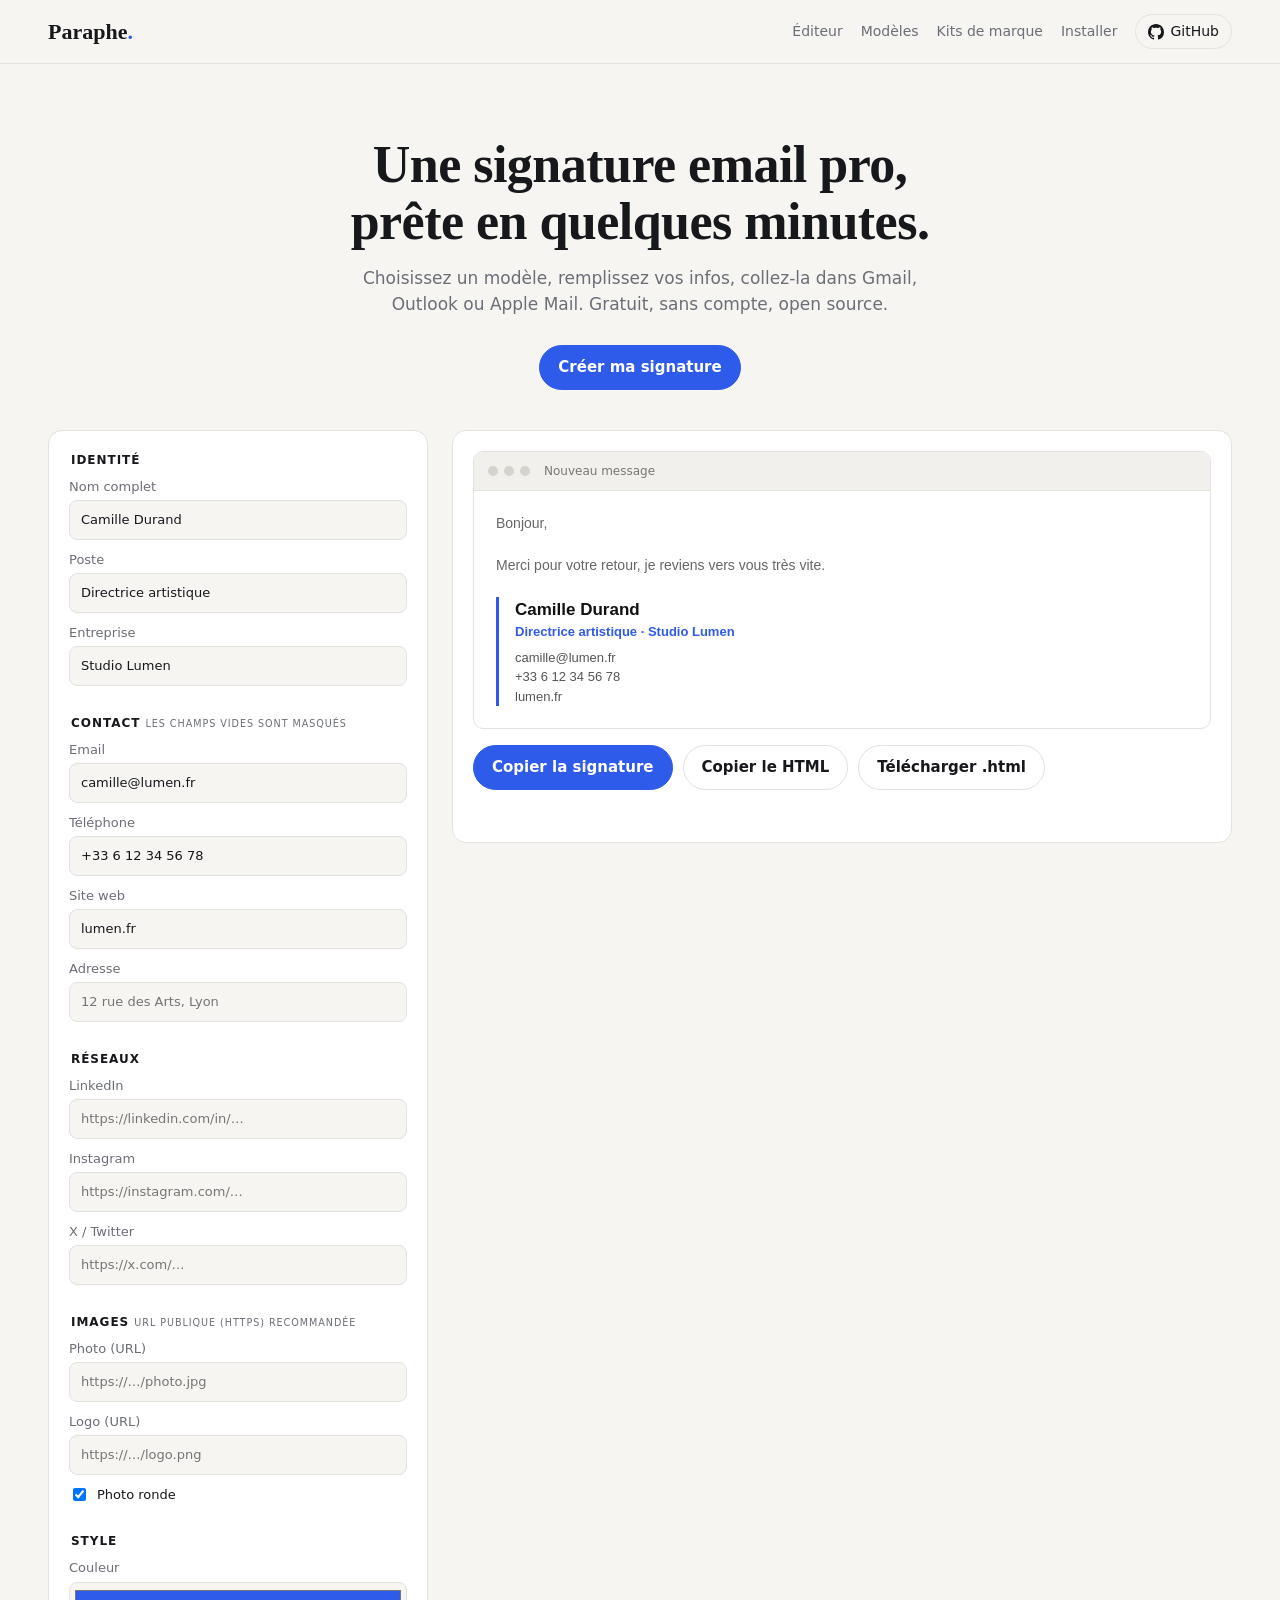
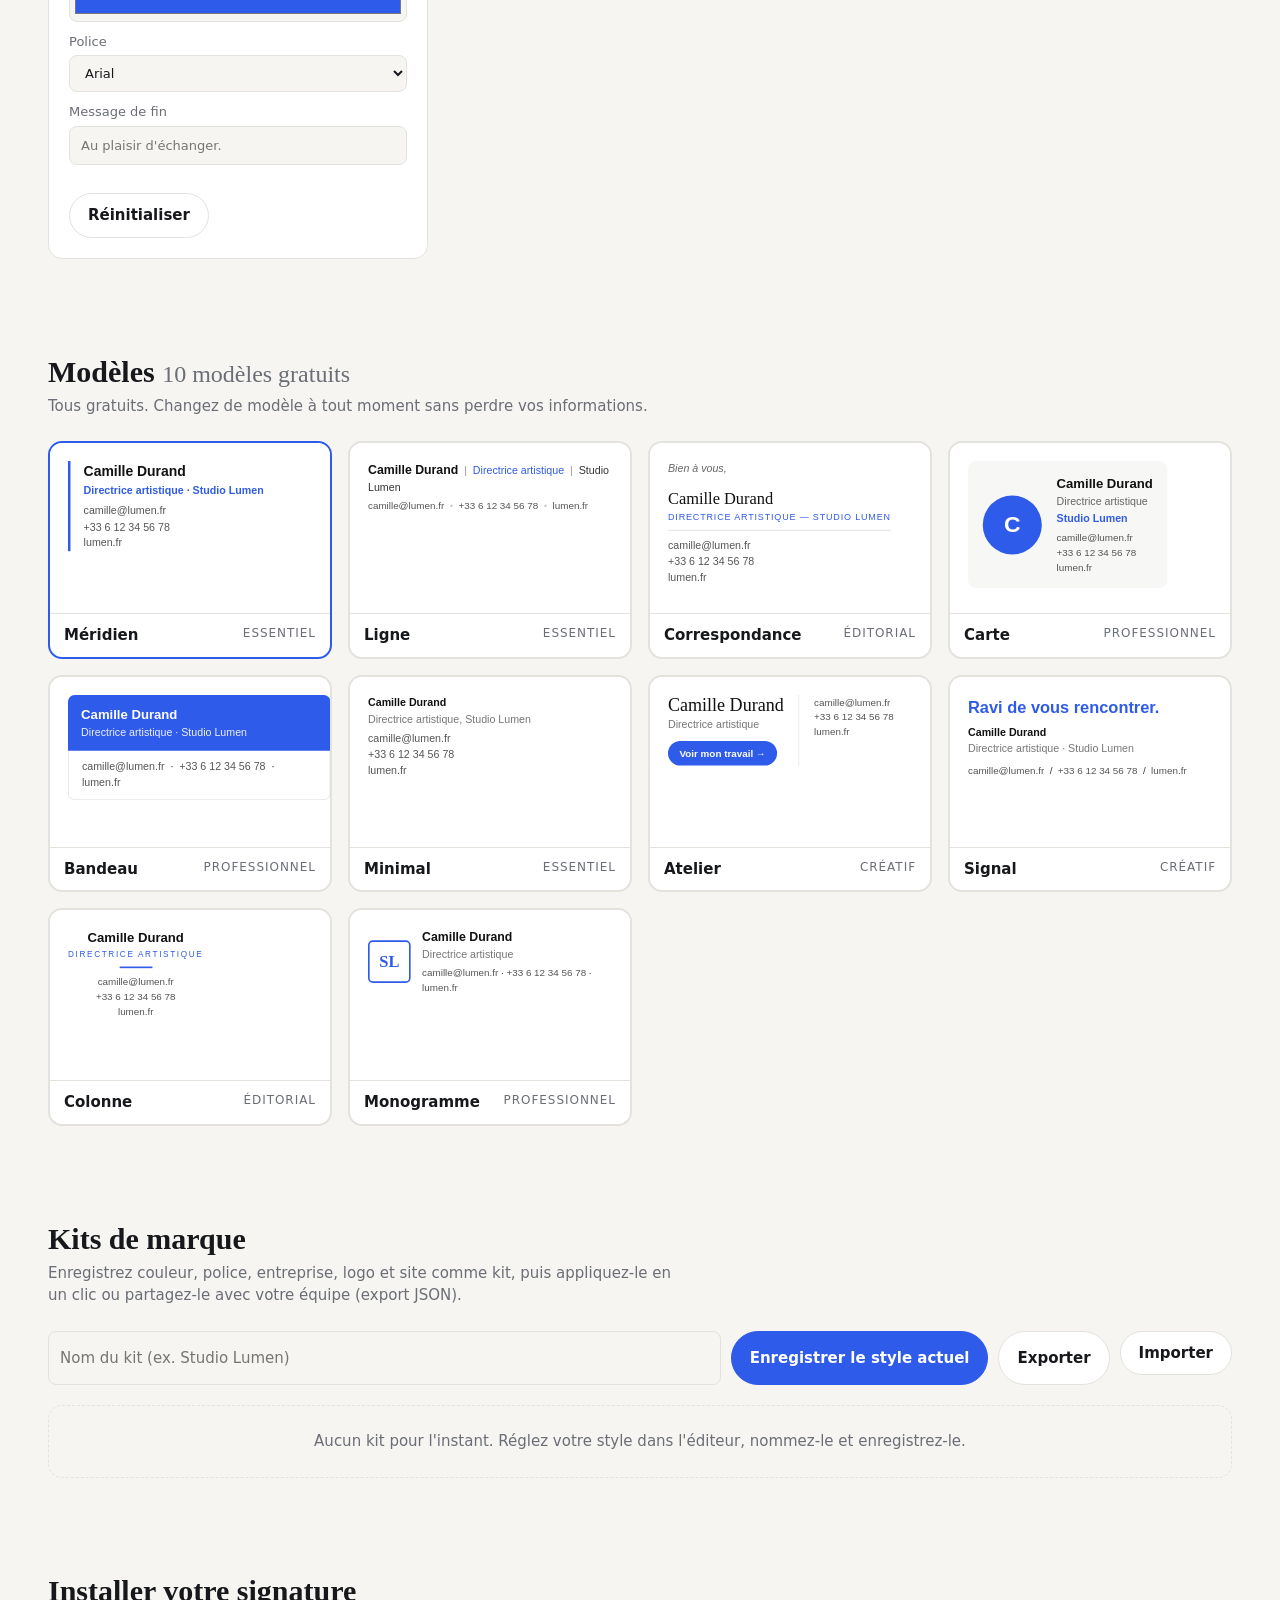
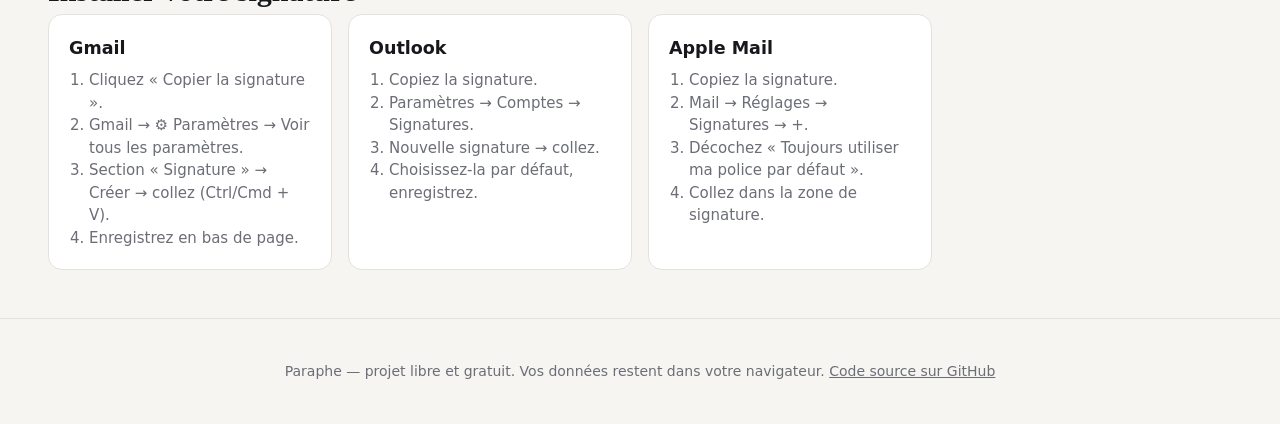
<file: paraphe/index.html>
<!doctype html>
<html lang="fr">
<head>
<meta charset="utf-8">
<meta name="viewport" content="width=device-width, initial-scale=1">
<title>Paraphe — Signatures email gratuites</title>
<meta name="description" content="Créez une signature email professionnelle en quelques minutes. Gratuit, open source, sans compte. Kits de marque inclus.">
<link rel="stylesheet" href="style.css">
</head>
<body>
<header class="top">
  <a class="logo" href="#">Paraphe<span>.</span></a>
  <nav>
    <a href="#editeur">Éditeur</a>
    <a href="#modeles">Modèles</a>
    <a href="#kits">Kits de marque</a>
    <a href="#installer">Installer</a>
    <a class="gh" href="https://github.com/Chaams/Chaams/tree/main/paraphe" target="_blank" rel="noopener">
      <svg viewBox="0 0 16 16" width="16" height="16" aria-hidden="true"><path fill="currentColor" d="M8 0C3.58 0 0 3.58 0 8c0 3.54 2.29 6.53 5.47 7.59.4.07.55-.17.55-.38 0-.19-.01-.82-.01-1.49-2.01.37-2.53-.49-2.69-.94-.09-.23-.48-.94-.82-1.13-.28-.15-.68-.52-.01-.53.63-.01 1.08.58 1.23.82.72 1.21 1.87.87 2.33.66.07-.52.28-.87.51-1.07-1.78-.2-3.64-.89-3.64-3.95 0-.87.31-1.59.82-2.15-.08-.2-.36-1.02.08-2.12 0 0 .67-.21 2.2.82.64-.18 1.32-.27 2-.27.68 0 1.36.09 2 .27 1.53-1.04 2.2-.82 2.2-.82.44 1.1.16 1.92.08 2.12.51.56.82 1.27.82 2.15 0 3.07-1.87 3.75-3.65 3.95.29.25.54.73.54 1.48 0 1.07-.01 1.93-.01 2.2 0 .21.15.46.55.38A8.013 8.013 0 0016 8c0-4.42-3.58-8-8-8z"/></svg>
      GitHub</a>
  </nav>
</header>

<section class="hero">
  <h1>Une signature email pro,<br>prête en quelques minutes.</h1>
  <p>Choisissez un modèle, remplissez vos infos, collez-la dans Gmail, Outlook ou Apple Mail. Gratuit, sans compte, open source.</p>
  <a class="btn primary" href="#editeur">Créer ma signature</a>
</section>

<main id="editeur" class="editor">
  <form id="form" class="panel" autocomplete="off">
    <fieldset>
      <legend>Identité</legend>
      <label>Nom complet<input name="name" placeholder="Camille Durand"></label>
      <label>Poste<input name="title" placeholder="Directrice artistique"></label>
      <label>Entreprise<input name="company" placeholder="Studio Lumen"></label>
    </fieldset>
    <fieldset>
      <legend>Contact <small>les champs vides sont masqués</small></legend>
      <label>Email<input name="email" type="email" placeholder="camille@lumen.fr"></label>
      <label>Téléphone<input name="phone" placeholder="+33 6 12 34 56 78"></label>
      <label>Site web<input name="website" placeholder="lumen.fr"></label>
      <label>Adresse<input name="address" placeholder="12 rue des Arts, Lyon"></label>
    </fieldset>
    <fieldset>
      <legend>Réseaux</legend>
      <label>LinkedIn<input name="linkedin" placeholder="https://linkedin.com/in/…"></label>
      <label>Instagram<input name="instagram" placeholder="https://instagram.com/…"></label>
      <label>X / Twitter<input name="x" placeholder="https://x.com/…"></label>
    </fieldset>
    <fieldset>
      <legend>Images <small>URL publique (https) recommandée</small></legend>
      <label>Photo (URL)<input name="photo" placeholder="https://…/photo.jpg"></label>
      <label>Logo (URL)<input name="logo" placeholder="https://…/logo.png"></label>
      <label class="row"><input type="checkbox" name="round" checked> Photo ronde</label>
    </fieldset>
    <fieldset>
      <legend>Style</legend>
      <label>Couleur<input name="color" type="color" value="#2f5bea"></label>
      <label>Police
        <select name="font">
          <option value="Arial, Helvetica, sans-serif">Arial</option>
          <option value="Verdana, Geneva, sans-serif">Verdana</option>
          <option value="Georgia, 'Times New Roman', serif">Georgia</option>
          <option value="'Trebuchet MS', Helvetica, sans-serif">Trebuchet</option>
          <option value="'Times New Roman', Times, serif">Times</option>
        </select>
      </label>
      <label>Message de fin<input name="tagline" placeholder="Au plaisir d'échanger."></label>
    </fieldset>
    <button type="button" class="btn ghost" id="reset">Réinitialiser</button>
  </form>

  <section class="panel preview-wrap">
    <div class="mail">
      <div class="mail-head"><span></span><span></span><span></span><em>Nouveau message</em></div>
      <div class="mail-body">
        <p class="muted">Bonjour,<br><br>Merci pour votre retour, je reviens vers vous très vite.<br><br></p>
        <div id="preview"></div>
      </div>
    </div>
    <div class="actions">
      <button class="btn primary" id="copy">Copier la signature</button>
      <button class="btn" id="copyHtml">Copier le HTML</button>
      <button class="btn" id="download">Télécharger .html</button>
    </div>
    <p id="toast" role="status" aria-live="polite"></p>
  </section>
</main>

<section id="modeles" class="block">
  <h2>Modèles <small id="tplCount"></small></h2>
  <p class="lead">Tous gratuits. Changez de modèle à tout moment sans perdre vos informations.</p>
  <div id="templates" class="grid"></div>
</section>

<section id="kits" class="block">
  <h2>Kits de marque</h2>
  <p class="lead">Enregistrez couleur, police, entreprise, logo et site comme kit, puis appliquez-le en un clic ou partagez-le avec votre équipe (export JSON).</p>
  <div class="kit-bar">
    <input id="kitName" placeholder="Nom du kit (ex. Studio Lumen)">
    <button class="btn primary" id="saveKit">Enregistrer le style actuel</button>
    <button class="btn" id="exportKits">Exporter</button>
    <label class="btn">Importer<input type="file" id="importKits" accept="application/json" hidden></label>
  </div>
  <div id="kitList" class="grid kits"></div>
</section>

<section id="installer" class="block">
  <h2>Installer votre signature</h2>
  <div class="grid steps">
    <article><h3>Gmail</h3><ol><li>Cliquez « Copier la signature ».</li><li>Gmail → ⚙️ Paramètres → Voir tous les paramètres.</li><li>Section « Signature » → Créer → collez (Ctrl/Cmd + V).</li><li>Enregistrez en bas de page.</li></ol></article>
    <article><h3>Outlook</h3><ol><li>Copiez la signature.</li><li>Paramètres → Comptes → Signatures.</li><li>Nouvelle signature → collez.</li><li>Choisissez-la par défaut, enregistrez.</li></ol></article>
    <article><h3>Apple Mail</h3><ol><li>Copiez la signature.</li><li>Mail → Réglages → Signatures → +.</li><li>Décochez « Toujours utiliser ma police par défaut ».</li><li>Collez dans la zone de signature.</li></ol></article>
  </div>
</section>

<footer>
  <p>Paraphe — projet libre et gratuit. Vos données restent dans votre navigateur.
  <a href="https://github.com/Chaams/Chaams/tree/main/paraphe" target="_blank" rel="noopener">Code source sur GitHub</a></p>
</footer>

<script src="templates.js"></script>
<script src="app.js"></script>
</body>
</html>
</file>
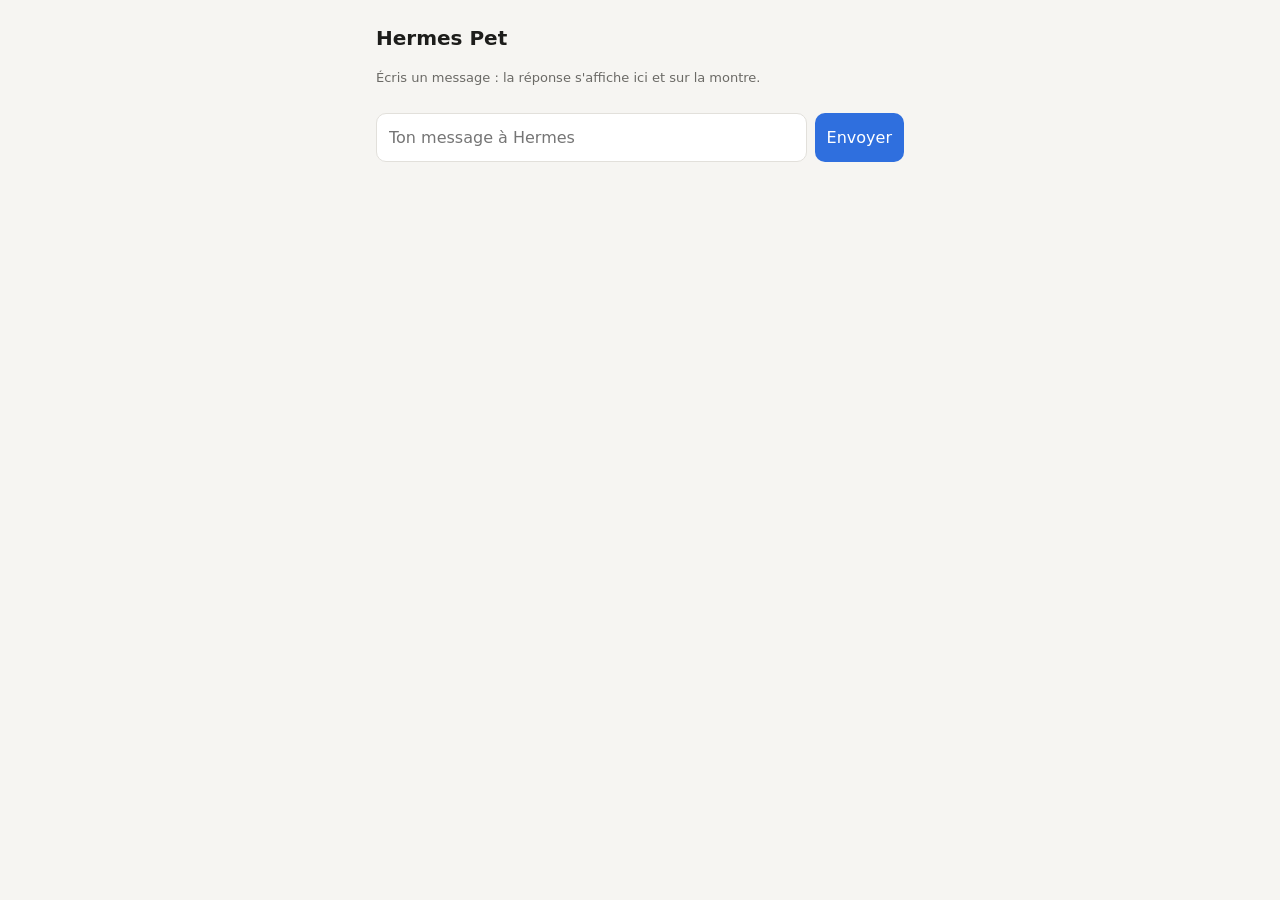
<file: hermes-pet/bridge/phone.html>
<!doctype html>
<html lang="fr">
<head>
<meta charset="utf-8">
<meta name="viewport" content="width=device-width, initial-scale=1">
<title>Hermes Pet</title>
<style>
  :root { --bg:#f6f5f2; --fg:#1d1d1b; --muted:#6b6a66; --card:#fff; --accent:#2f6fde; --line:#e2e0db; }
  @media (prefers-color-scheme: dark) {
    :root { --bg:#141413; --fg:#eceae4; --muted:#9a988f; --card:#1f1f1d; --accent:#7aa5ff; --line:#33322e; }
  }
  * { box-sizing: border-box; }
  body { margin:0; background:var(--bg); color:var(--fg); font:16px/1.45 system-ui, sans-serif; }
  main { max-width:560px; margin:0 auto; padding:16px; }
  h1 { font-size:20px; margin:8px 0 16px; }
  .card { background:var(--card); border:1px solid var(--line); border-radius:12px; padding:12px; margin-bottom:10px; }
  .q { color:var(--muted); font-size:14px; margin-bottom:4px; }
  form { display:flex; gap:8px; position:sticky; bottom:0; background:var(--bg); padding:12px 0; }
  input, button { font:inherit; padding:12px; border-radius:10px; border:1px solid var(--line); }
  input { flex:1; min-width:0; background:var(--card); color:var(--fg); }
  button { background:var(--accent); color:#fff; border:none; cursor:pointer; }
  button:disabled { opacity:.5; }
  .hint { color:var(--muted); font-size:13px; }
</style>
</head>
<body>
<main>
  <h1>Hermes Pet</h1>
  <p class="hint" id="status">Écris un message : la réponse s'affiche ici et sur la montre.</p>
  <div id="log"></div>
  <form id="f">
    <input id="t" autocomplete="off" placeholder="Ton message à Hermes" required>
    <button id="b">Envoyer</button>
  </form>
</main>
<script>
  // Le jeton d'appareil est demandé une fois et gardé dans ce navigateur.
  function token() {
    let t = null;
    try { t = localStorage.getItem("petToken"); } catch (e) {}
    if (!t) {
      t = prompt("Jeton d'appareil (PET_TOKEN) :") || "";
      try { localStorage.setItem("petToken", t); } catch (e) {}
    }
    return t;
  }
  const log = document.getElementById("log");
  function add(q, a) {
    const c = document.createElement("div");
    c.className = "card";
    const qe = document.createElement("div"); qe.className = "q"; qe.textContent = q;
    const ae = document.createElement("div"); ae.textContent = a;
    c.append(qe, ae);
    log.append(c);
    c.scrollIntoView({ behavior: "smooth" });
  }
  document.getElementById("f").addEventListener("submit", async (e) => {
    e.preventDefault();
    const input = document.getElementById("t"), btn = document.getElementById("b");
    const text = input.value.trim();
    if (!text) return;
    btn.disabled = true; btn.textContent = "…";
    try {
      const r = await fetch("/ask", {
        method: "POST",
        headers: { "Content-Type": "application/json", "X-Pet-Token": token() },
        body: JSON.stringify({ text, source: "phone" }),
      });
      const d = await r.json();
      if (r.status === 401) { try { localStorage.removeItem("petToken"); } catch (e) {} }
      add(text, r.ok ? d.answer : "Erreur : " + d.error);
      if (r.ok) input.value = "";
    } catch (err) {
      add(text, "Erreur réseau : la passerelle est-elle lancée ?");
    } finally {
      btn.disabled = false; btn.textContent = "Envoyer";
    }
  });
</script>
</body>
</html>
</file>
<file: paraphe/style.css>
:root {
  --bg: #f6f5f2; --surface: #fff; --ink: #17181c; --muted: #6b6e76;
  --line: #e4e2dc; --accent: #2f5bea; --accent-ink: #fff; --radius: 14px;
}
@media (prefers-color-scheme: dark) {
  :root { --bg: #121316; --surface: #1b1d22; --ink: #eceae6; --muted: #9a9ca3; --line: #2c2f36; }
}
* { box-sizing: border-box; }
[hidden] { display: none !important; }
html { scroll-behavior: smooth; }
body { margin: 0; background: var(--bg); color: var(--ink); font: 15px/1.5 system-ui, -apple-system, "Segoe UI", sans-serif; }
a { color: inherit; }
small { color: var(--muted); font-weight: 400; font-size: .8em; }

.top { position: sticky; top: 0; z-index: 10; display: flex; justify-content: space-between; align-items: center; gap: 16px;
  padding: 14px clamp(16px, 4vw, 48px); background: color-mix(in srgb, var(--bg) 88%, transparent); backdrop-filter: blur(8px); border-bottom: 1px solid var(--line); }
.logo { font: 700 22px Georgia, serif; text-decoration: none; }
.logo span { color: var(--accent); }
nav { display: flex; gap: 18px; align-items: center; flex-wrap: wrap; }
nav a { text-decoration: none; color: var(--muted); font-size: 14px; }
nav a:hover { color: var(--ink); }
nav .gh { display: inline-flex; gap: 6px; align-items: center; color: var(--ink); border: 1px solid var(--line); padding: 6px 12px; border-radius: 999px; }

.hero { text-align: center; padding: 72px 16px 40px; }
.hero h1 { font: 700 clamp(30px, 5vw, 52px)/1.1 Georgia, serif; margin: 0 0 16px; letter-spacing: -.01em; }
.hero p { color: var(--muted); max-width: 560px; margin: 0 auto 28px; font-size: 17px; }

.btn { display: inline-flex; align-items: center; justify-content: center; font: inherit; font-weight: 600; cursor: pointer;
  padding: 10px 18px; border-radius: 999px; border: 1px solid var(--line); background: var(--surface); color: var(--ink); text-decoration: none; }
.btn:hover { border-color: var(--muted); }
.btn.primary { background: var(--accent); border-color: var(--accent); color: var(--accent-ink); }
.btn.primary:hover { filter: brightness(1.08); }
.btn.ghost { background: transparent; }

.editor { display: grid; grid-template-columns: minmax(280px, 380px) 1fr; gap: 24px; padding: 0 clamp(16px, 4vw, 48px) 48px; max-width: 1280px; margin: 0 auto; scroll-margin-top: 80px; }
@media (max-width: 860px) { .editor { grid-template-columns: 1fr; } .preview-wrap { order: -1; } }
.panel { background: var(--surface); border: 1px solid var(--line); border-radius: var(--radius); padding: 20px; }
fieldset { border: 0; padding: 0; margin: 0 0 18px; }
legend { font-weight: 700; font-size: 12px; text-transform: uppercase; letter-spacing: .08em; margin-bottom: 8px; }
label { display: block; font-size: 13px; color: var(--muted); margin-bottom: 10px; }
label.row { display: flex; gap: 8px; align-items: center; color: var(--ink); }
input:not([type=checkbox]), select { display: block; width: 100%; margin-top: 4px; font: inherit; color: var(--ink); background: var(--bg);
  border: 1px solid var(--line); border-radius: 8px; padding: 9px 11px; }
input[type=color] { height: 40px; padding: 3px; }
input:focus, select:focus { outline: 2px solid var(--accent); outline-offset: 1px; }

.preview-wrap { position: sticky; top: 84px; align-self: start; }
.mail { border: 1px solid var(--line); border-radius: 10px; overflow: hidden; background: #fff; color: #222; }
.mail-head { display: flex; gap: 6px; align-items: center; padding: 10px 14px; background: #f1f0ec; border-bottom: 1px solid #e4e2dc; }
.mail-head span { width: 10px; height: 10px; border-radius: 50%; background: #d6d3cc; }
.mail-head em { font-style: normal; font-size: 12px; color: #777; margin-left: 8px; }
.mail-body { padding: 22px; overflow-x: auto; }
.muted { color: #666; margin: 0; font-family: Arial, sans-serif; font-size: 14px; }
.actions { display: flex; flex-wrap: wrap; gap: 10px; margin-top: 16px; }
#toast { min-height: 1.5em; color: var(--accent); font-weight: 600; margin: 10px 0 0; }

.block { max-width: 1280px; margin: 0 auto; padding: 48px clamp(16px, 4vw, 48px); scroll-margin-top: 70px; }
.block h2 { font: 700 30px Georgia, serif; margin: 0 0 6px; }
.lead { color: var(--muted); margin: 0 0 24px; max-width: 640px; }
.grid { display: grid; grid-template-columns: repeat(auto-fill, minmax(280px, 1fr)); gap: 16px; }
.tpl { text-align: left; cursor: pointer; background: var(--surface); border: 2px solid var(--line); border-radius: var(--radius); padding: 0; overflow: hidden; font: inherit; color: inherit; }
.tpl:hover { border-color: var(--muted); }
.tpl[aria-pressed=true] { border-color: var(--accent); }
.tpl .thumb { background: #fff; padding: 18px; height: 170px; overflow: hidden; pointer-events: none; }
.tpl .thumb > div { transform: scale(.82); transform-origin: top left; width: 122%; }
.tpl .meta { display: flex; justify-content: space-between; padding: 10px 14px; border-top: 1px solid var(--line); font-weight: 600; }
.tpl .meta small { text-transform: uppercase; letter-spacing: .08em; }

.kit-bar { display: flex; flex-wrap: wrap; gap: 10px; margin-bottom: 20px; }
.kit-bar input { flex: 1 1 220px; width: auto; margin: 0; }
.kit { background: var(--surface); border: 1px solid var(--line); border-radius: var(--radius); padding: 16px; display: flex; gap: 14px; align-items: center; }
.kit .sw { width: 44px; height: 44px; border-radius: 10px; flex: none; }
.kit .info { flex: 1; min-width: 0; }
.kit .info b { display: block; overflow: hidden; text-overflow: ellipsis; white-space: nowrap; }
.kit .info span { font-size: 12px; color: var(--muted); }
.kit .btn { padding: 6px 12px; font-size: 13px; }
.empty { color: var(--muted); border: 1px dashed var(--line); border-radius: var(--radius); padding: 24px; text-align: center; grid-column: 1 / -1; }

.steps article { background: var(--surface); border: 1px solid var(--line); border-radius: var(--radius); padding: 20px; }
.steps h3 { margin: 0 0 8px; }
.steps ol { margin: 0; padding-left: 20px; color: var(--muted); }

footer { border-top: 1px solid var(--line); text-align: center; padding: 28px 16px; color: var(--muted); font-size: 14px; }
</file>
